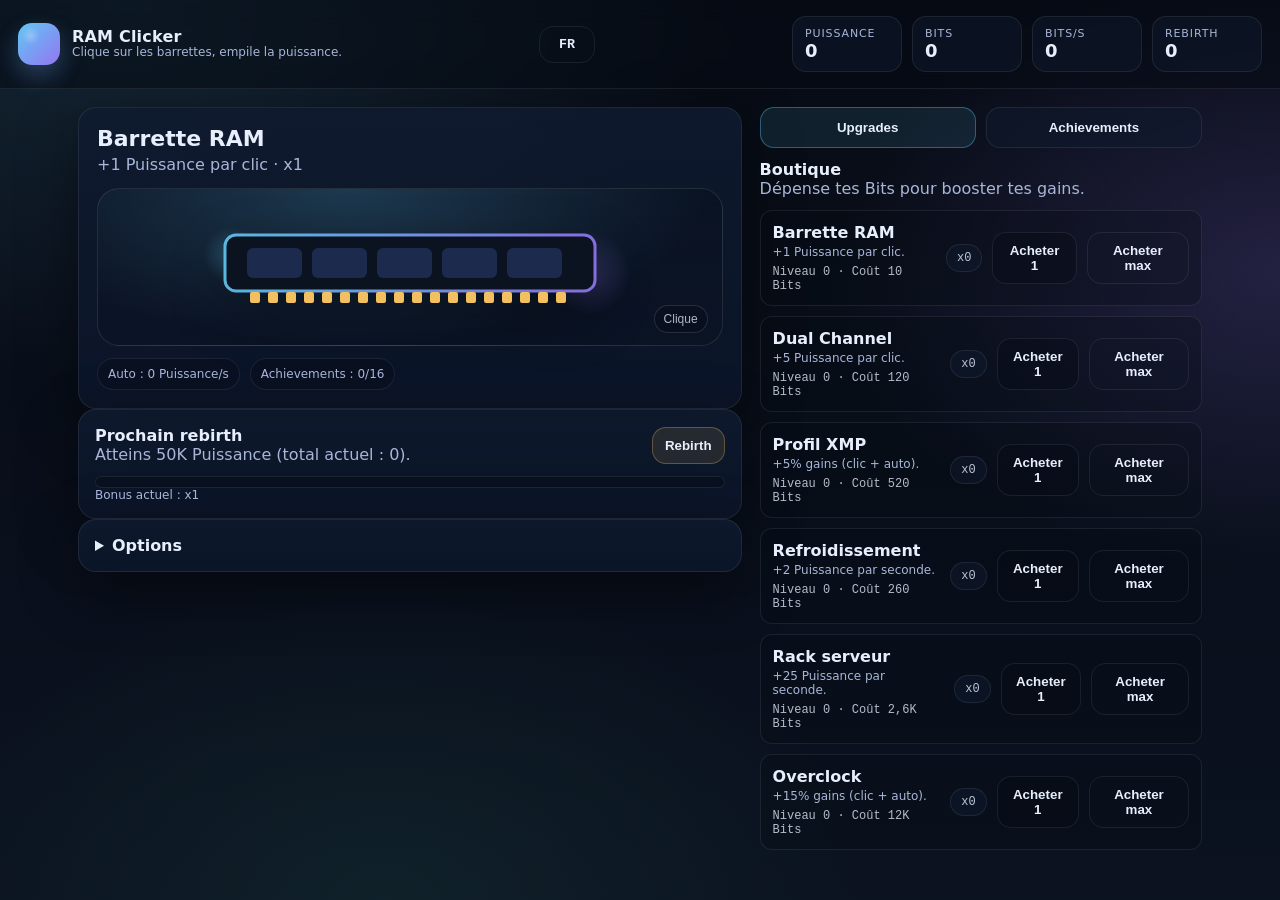
<file: web version/index.html>
<!doctype html>
<html lang="fr">
  <head>
    <meta charset="utf-8" />
    <meta name="viewport" content="width=device-width, initial-scale=1" />
    <meta name="theme-color" content="#0b1220" />
    <title>RAM Clicker</title>
    <link rel="stylesheet" href="./styles.css" />
  </head>
  <body>
    <header class="topbar">
      <div class="brand">
        <div class="logo" aria-hidden="true"></div>
        <div>
          <div class="brand__title">RAM Clicker</div>
          <div class="brand__subtitle" id="brandSubtitle">Clique sur les barrettes, empile la puissance.</div>
        </div>
      </div>
      <button id="langToggle" class="btn btn--ghost lang" type="button" title="FR/EN">FR</button>
      <div class="stats" aria-label="Statistiques">
        <div class="stat">
          <div class="stat__label" id="powerLabel">Puissance</div>
          <div class="stat__value" id="powerValue">0</div>
        </div>
        <div class="stat">
          <div class="stat__label" id="bitsLabel">Bits</div>
          <div class="stat__value" id="bitsValue">0</div>
        </div>
        <div class="stat">
          <div class="stat__label" id="bpsLabel">Bits/s</div>
          <div class="stat__value" id="bpsValue">0</div>
        </div>
        <div class="stat">
          <div class="stat__label" id="rebirthLabel">Rebirth</div>
          <div class="stat__value" id="rebirthValue">0</div>
        </div>
      </div>
    </header>

    <main class="layout">
      <section class="play">
        <div class="card hero">
          <div class="hero__title" id="ramTitle">Barrette RAM</div>
          <div class="hero__desc">
            +<span id="perClickValue">1</span> <span id="perClickLabel">Puissance par clic</span> · x<span id="globalMultValue">1.00</span>
          </div>
          <button id="ramButton" class="ram" type="button" aria-label="Cliquer sur la barrette RAM">
            <span class="ram__svg" aria-hidden="true"></span>
            <span class="ram__hint" id="clickHint">Clique</span>
          </button>
          <div class="hero__footer">
            <div class="pill"><span id="autoLabel">Auto</span>&nbsp;: <span id="perSecValue">0</span> <span id="powerPerSecLabel">Puissance/s</span></div>
            <div class="pill"><span id="achLabel">Achievements</span>&nbsp;: <span id="achCountValue">0</span>/<span id="achTotalValue">0</span></div>
          </div>
        </div>

        <div class="card">
          <div class="row">
            <div>
              <div class="h2" id="nextRebirthTitle">Prochain rebirth</div>
              <div class="muted">
                <span id="reachLabel">Atteins</span> <span id="rebirthReqValue">0</span> <span id="powerWord">Puissance</span>
                (<span id="currentTotalLabel">total actuel</span>&nbsp;: <span id="powerForRebirthValue">0</span>).
              </div>
            </div>
            <button id="rebirthButton" class="btn btn--warn" type="button">Rebirth</button>
          </div>
          <div class="progress" aria-label="Progression rebirth">
            <div class="progress__bar" id="rebirthProgressBar"></div>
          </div>
          <div class="muted small" id="rebirthBonusValue">Bonus actuel&nbsp;: x1.00</div>
        </div>

        <div class="card">
          <details class="settings">
            <summary id="optionsSummary">Options</summary>
            <div class="settings__body">
              <div class="row wrap">
                <button id="saveButton" class="btn" type="button">Sauvegarder</button>
                <button id="exportButton" class="btn" type="button">Exporter</button>
                <button id="importButton" class="btn" type="button">Importer</button>
                <button id="resetButton" class="btn btn--danger" type="button">Reset</button>
              </div>
              <div class="muted small" id="saveHelp">La sauvegarde se fait aussi automatiquement dans ton navigateur (localStorage).</div>
            </div>
          </details>
        </div>
      </section>

      <section class="side">
        <div class="tabs" role="tablist" aria-label="Onglets">
          <button class="tab is-active" id="tabShop" type="button" role="tab" aria-selected="true" aria-controls="panelShop">
            Upgrades
          </button>
          <button class="tab" id="tabAch" type="button" role="tab" aria-selected="false" aria-controls="panelAch">
            Achievements
          </button>
        </div>

        <div class="panel is-active" id="panelShop" role="tabpanel" aria-labelledby="tabShop">
          <div class="panel__head">
            <div>
              <div class="h2" id="shopTitle">Boutique</div>
              <div class="muted" id="shopSubtitle">Dépense tes Bits pour booster tes gains.</div>
            </div>
          </div>
          <div id="shopList" class="list" aria-label="Liste des upgrades"></div>
        </div>

        <div class="panel" id="panelAch" role="tabpanel" aria-labelledby="tabAch">
          <div class="panel__head">
            <div>
              <div class="h2" id="achTitle">Achievements</div>
              <div class="muted" id="achSubtitle">Chaque achievement donne +1% gains (cumulable).</div>
            </div>
          </div>
          <div id="achList" class="grid" aria-label="Liste des achievements"></div>
        </div>
      </section>
    </main>

    <dialog id="confirmDialog" class="dialog">
      <form method="dialog" class="dialog__card">
        <div class="h2" id="dialogTitle">Confirmer</div>
        <div class="muted" id="dialogBody">...</div>
        <div class="dialog__actions">
          <button class="btn btn--ghost" id="dialogCancel" value="cancel">Annuler</button>
          <button class="btn btn--warn" id="dialogConfirm" value="ok">OK</button>
        </div>
      </form>
    </dialog>

    <dialog id="textDialog" class="dialog">
      <form method="dialog" class="dialog__card">
        <div class="h2" id="textDialogTitle">Texte</div>
        <textarea id="textDialogArea" class="textarea" spellcheck="false"></textarea>
        <div class="dialog__actions">
          <button class="btn btn--ghost" id="textDialogClose" value="cancel">Fermer</button>
          <button class="btn" id="textDialogCopy" value="copy">Copier</button>
        </div>
      </form>
    </dialog>

    <div id="toast" class="toast" role="status" aria-live="polite"></div>

    <script src="./app.js" defer></script>
  </body>
</html>
</file>
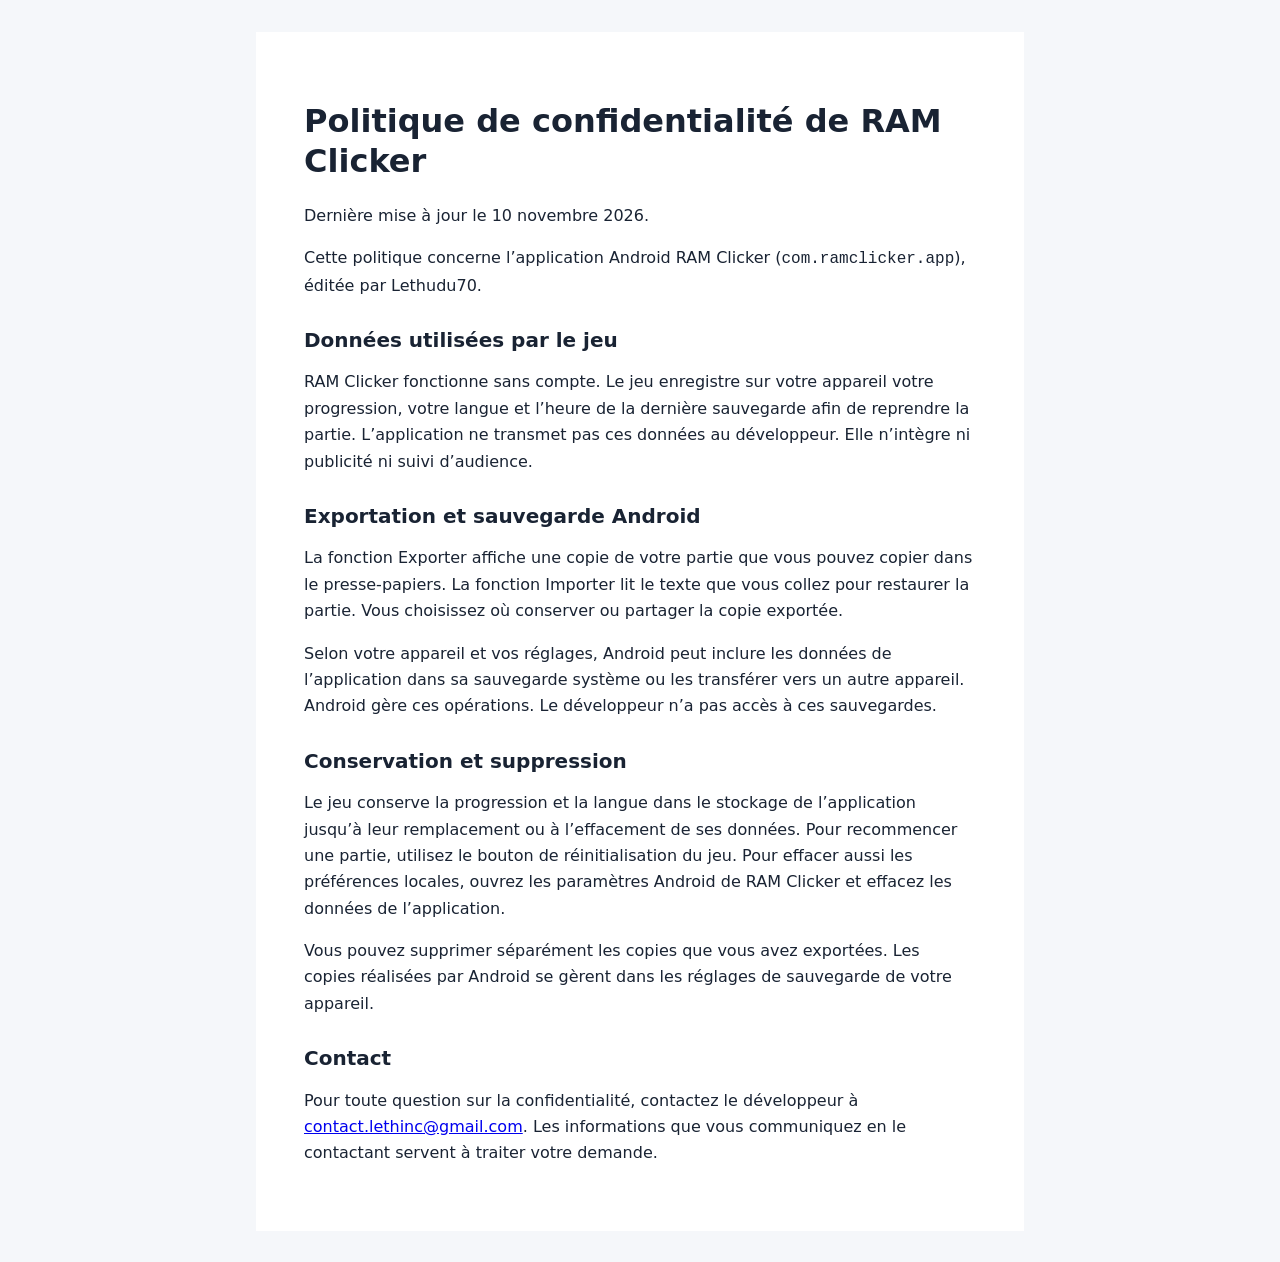
<file: politique-confidentialite.html>
<!doctype html>
<html lang="fr">
<head>
  <meta charset="utf-8">
  <meta name="viewport" content="width=device-width, initial-scale=1">
  <title>Politique de confidentialité – RAM Clicker</title>
  <style>
    body { margin: 0; background: #f5f7fa; color: #192333; font: 1rem/1.65 system-ui, sans-serif; }
    main { box-sizing: border-box; max-width: 48rem; margin: 2rem auto; padding: clamp(1rem, 5vw, 3rem); background: #fff; }
    h1, h2 { line-height: 1.25; }
    h2 { margin-top: 1.8rem; font-size: 1.25rem; }
  </style>
</head>
<body>
  <main>
    <h1>Politique de confidentialité de RAM Clicker</h1>
    <p>Dernière mise à jour le <time datetime="2026-11-10">10 novembre 2026</time>.</p>
    <p>Cette politique concerne l’application Android RAM Clicker (<code>com.ramclicker.app</code>), éditée par Lethudu70.</p>

    <h2>Données utilisées par le jeu</h2>
    <p>RAM Clicker fonctionne sans compte. Le jeu enregistre sur votre appareil votre progression, votre langue et l’heure de la dernière sauvegarde afin de reprendre la partie. L’application ne transmet pas ces données au développeur. Elle n’intègre ni publicité ni suivi d’audience.</p>

    <h2>Exportation et sauvegarde Android</h2>
    <p>La fonction Exporter affiche une copie de votre partie que vous pouvez copier dans le presse-papiers. La fonction Importer lit le texte que vous collez pour restaurer la partie. Vous choisissez où conserver ou partager la copie exportée.</p>
    <p>Selon votre appareil et vos réglages, Android peut inclure les données de l’application dans sa sauvegarde système ou les transférer vers un autre appareil. Android gère ces opérations. Le développeur n’a pas accès à ces sauvegardes.</p>

    <h2>Conservation et suppression</h2>
    <p>Le jeu conserve la progression et la langue dans le stockage de l’application jusqu’à leur remplacement ou à l’effacement de ses données. Pour recommencer une partie, utilisez le bouton de réinitialisation du jeu. Pour effacer aussi les préférences locales, ouvrez les paramètres Android de RAM Clicker et effacez les données de l’application.</p>
    <p>Vous pouvez supprimer séparément les copies que vous avez exportées. Les copies réalisées par Android se gèrent dans les réglages de sauvegarde de votre appareil.</p>

    <h2>Contact</h2>
    <p>Pour toute question sur la confidentialité, contactez le développeur à <a href="mailto:contact.lethinc@gmail.com">contact.lethinc@gmail.com</a>. Les informations que vous communiquez en le contactant servent à traiter votre demande.</p>
  </main>
</body>
</html>
</file>
<file: web version/styles.css>
:root{
  --bg0:#070b14;
  --bg1:#0b1220;
  --card:#0f1a2f;
  --card2:#0c162a;
  --text:#e7eefc;
  --muted:#a8b6d8;
  --border:rgba(255,255,255,.08);
  --glow:rgba(102,210,255,.35);
  --accent:#66d2ff;
  --accent2:#9b7cff;
  --warn:#ffca66;
  --danger:#ff5a7a;
  --ok:#44d19b;
  --shadow:0 18px 60px rgba(0,0,0,.45);
  --radius:18px;
  --radius2:12px;
  --mono:ui-monospace, SFMono-Regular, Menlo, Monaco, Consolas, "Liberation Mono","Courier New", monospace;
  color-scheme: dark;
}

*{box-sizing:border-box}
html,body{height:100%}
body{
  margin:0;
  font-family: ui-sans-serif, system-ui, -apple-system, Segoe UI, Roboto, Helvetica, Arial, "Apple Color Emoji","Segoe UI Emoji";
  color:var(--text);
  background:
    radial-gradient(1100px 700px at 10% 0%, rgba(102,210,255,.14), transparent 55%),
    radial-gradient(900px 600px at 100% 30%, rgba(155,124,255,.18), transparent 50%),
    radial-gradient(900px 600px at 30% 100%, rgba(68,209,155,.08), transparent 55%),
    linear-gradient(180deg, var(--bg0), var(--bg1));
}

.topbar{
  position:sticky;
  top:0;
  z-index:10;
  display:flex;
  gap:16px;
  align-items:center;
  justify-content:space-between;
  padding:16px 18px;
  border-bottom:1px solid var(--border);
  backdrop-filter: blur(12px);
  background: rgba(7,11,20,.55);
}
.brand{display:flex; gap:12px; align-items:center;}
.logo{
  width:42px; height:42px;
  border-radius:14px;
  background:
    radial-gradient(14px 14px at 30% 30%, rgba(255,255,255,.25), transparent 65%),
    linear-gradient(135deg, rgba(102,210,255,.95), rgba(155,124,255,.95));
  box-shadow: 0 10px 26px rgba(102,210,255,.18), 0 10px 26px rgba(155,124,255,.14);
}
.brand__title{font-weight:800; letter-spacing:.2px; line-height:1.05;}
.brand__subtitle{font-size:12px; color:var(--muted);}

.stats{display:flex; gap:10px; flex-wrap:wrap; justify-content:flex-end;}
.lang{
  padding:10px 12px;
  border-radius: 999px;
  font-family: var(--mono);
  min-width: 56px;
}
.stat{
  padding:10px 12px;
  border:1px solid var(--border);
  background: rgba(15,26,47,.55);
  border-radius:14px;
  min-width:110px;
}
.stat__label{font-size:11px; color:var(--muted); text-transform:uppercase; letter-spacing:.08em;}
.stat__value{font-size:18px; font-weight:750;}

.layout{
  max-width:1160px;
  margin:0 auto;
  padding:18px;
  display:grid;
  grid-template-columns: 1.2fr .8fr;
  gap:18px;
}

.card{
  border:1px solid var(--border);
  background: linear-gradient(180deg, rgba(15,26,47,.9), rgba(12,22,42,.88));
  border-radius: var(--radius);
  box-shadow: var(--shadow);
  padding:16px;
}
.hero{padding:18px;}
.hero__title{font-weight:850; font-size:22px;}
.hero__desc{color:var(--muted); margin-top:4px;}
.hero__footer{display:flex; gap:10px; flex-wrap:wrap; margin-top:12px;}
.pill{
  padding:8px 10px;
  border-radius:999px;
  border:1px solid var(--border);
  background: rgba(7,11,20,.35);
  color:var(--muted);
  font-size:12px;
}

.ram{
  width:100%;
  margin-top:14px;
  padding:18px 14px;
  border-radius: 22px;
  border:1px solid rgba(255,255,255,.10);
  background:
    radial-gradient(600px 260px at 40% 0%, rgba(102,210,255,.20), transparent 60%),
    linear-gradient(180deg, rgba(7,11,20,.35), rgba(7,11,20,.15));
  color:var(--text);
  cursor:pointer;
  box-shadow: 0 0 0 rgba(0,0,0,0);
  position:relative;
  user-select:none;
  transform: translateZ(0);
}
.ram:focus-visible{outline: 3px solid rgba(102,210,255,.45); outline-offset: 2px;}
.ram:hover{border-color: rgba(102,210,255,.28);}
.ram:active{transform: scale(.992);}
.ram__hint{
  position:absolute;
  right:14px;
  bottom:12px;
  font-size:12px;
  color:rgba(231,238,252,.75);
  border:1px solid rgba(255,255,255,.12);
  background: rgba(7,11,20,.35);
  padding:6px 9px;
  border-radius:999px;
}

.ram__svg{
  display:block;
  width:100%;
  height:120px;
  background:
    radial-gradient(40px 40px at 20% 40%, rgba(102,210,255,.25), transparent 70%),
    radial-gradient(60px 60px at 80% 55%, rgba(155,124,255,.22), transparent 70%);
}
.ram__svg::before{
  content:"";
  display:block;
  width:100%;
  height:120px;
  background-repeat:no-repeat;
  background-position:center;
  background-size:contain;
  background-image:url("./assets/ram.svg");
  filter: drop-shadow(0 18px 26px rgba(0,0,0,.35));
}

.row{display:flex; align-items:center; justify-content:space-between; gap:12px;}
.row.wrap{flex-wrap:wrap; justify-content:flex-start;}
.h2{font-weight:800; font-size:16px;}
.muted{color:var(--muted);}
.small{font-size:12px;}

.btn{
  appearance:none;
  border:1px solid var(--border);
  background: rgba(7,11,20,.35);
  color: var(--text);
  padding:10px 12px;
  border-radius: 14px;
  cursor:pointer;
  font-weight:650;
}
.btn:hover{border-color: rgba(102,210,255,.25);}
.btn:focus-visible{outline: 3px solid rgba(102,210,255,.45); outline-offset: 2px;}
.btn--warn{
  background: rgba(255,202,102,.10);
  border-color: rgba(255,202,102,.28);
}
.btn--danger{
  background: rgba(255,90,122,.10);
  border-color: rgba(255,90,122,.28);
}
.btn--ghost{background: transparent;}

.progress{
  margin-top:12px;
  height:12px;
  border-radius: 999px;
  border:1px solid var(--border);
  background: rgba(7,11,20,.35);
  overflow:hidden;
}
.progress__bar{
  height:100%;
  width:0%;
  background: linear-gradient(90deg, rgba(102,210,255,.85), rgba(155,124,255,.85));
  box-shadow: 0 0 22px var(--glow);
}

.tabs{display:flex; gap:10px; align-items:center;}
.tab{
  flex:1;
  padding:12px 14px;
  border-radius: 14px;
  border:1px solid var(--border);
  background: rgba(15,26,47,.55);
  color:var(--text);
  cursor:pointer;
  font-weight:750;
}
.tab.is-active{
  border-color: rgba(102,210,255,.35);
  background: rgba(102,210,255,.10);
}

.panel{display:none; margin-top:12px;}
.panel.is-active{display:block;}
.panel__head{display:flex; align-items:center; justify-content:space-between; gap:10px; margin-bottom:12px;}

.list{display:flex; flex-direction:column; gap:10px;}
.shopItem{
  border:1px solid var(--border);
  border-radius: var(--radius2);
  background: rgba(7,11,20,.28);
  padding:12px;
  display:flex;
  gap:12px;
  align-items:center;
  justify-content:space-between;
}
.shopItem__main{min-width:0;}
.shopItem__name{font-weight:800;}
.shopItem__desc{color:var(--muted); font-size:12px; margin-top:3px;}
.shopItem__meta{
  color:rgba(231,238,252,.78);
  font-family: var(--mono);
  font-size:12px;
  margin-top:6px;
}
.shopItem__actions{display:flex; gap:10px; align-items:center;}
.badge{
  padding:6px 10px;
  border-radius: 999px;
  border:1px solid var(--border);
  background: rgba(15,26,47,.55);
  color: rgba(231,238,252,.82);
  font-family: var(--mono);
  font-size:12px;
}

.grid{
  display:grid;
  grid-template-columns: 1fr 1fr;
  gap:10px;
}
.ach{
  border:1px solid var(--border);
  border-radius: var(--radius2);
  background: rgba(7,11,20,.28);
  padding:12px;
}
.ach__title{font-weight:850;}
.ach__desc{color:var(--muted); font-size:12px; margin-top:4px;}
.ach.is-locked{opacity:.60; filter:saturate(.7);}
.ach__tag{
  margin-top:10px;
  display:inline-block;
  padding:6px 10px;
  border-radius:999px;
  font-family: var(--mono);
  font-size:12px;
  border:1px solid var(--border);
  background: rgba(15,26,47,.55);
}
.ach.is-unlocked .ach__tag{border-color: rgba(68,209,155,.35); background: rgba(68,209,155,.10);}

.dialog{border:none; padding:0; background: transparent;}
.dialog::backdrop{background: rgba(0,0,0,.58); backdrop-filter: blur(6px);}
.dialog__card{
  width:min(560px, calc(100vw - 32px));
  border:1px solid var(--border);
  border-radius: var(--radius);
  background: linear-gradient(180deg, rgba(15,26,47,.98), rgba(12,22,42,.98));
  box-shadow: var(--shadow);
  padding:16px;
}
.dialog__actions{display:flex; justify-content:flex-end; gap:10px; margin-top:14px;}

.textarea{
  width:100%;
  min-height: 180px;
  margin-top:10px;
  padding:12px;
  border-radius: 14px;
  border:1px solid var(--border);
  background: rgba(7,11,20,.35);
  color: var(--text);
  font-family: var(--mono);
  font-size:12px;
  resize: vertical;
}

.settings summary{
  cursor:pointer;
  font-weight:750;
}
.settings__body{margin-top:12px;}

.toast{
  position:fixed;
  left:50%;
  bottom:16px;
  transform: translateX(-50%);
  padding:10px 12px;
  border-radius: 999px;
  border:1px solid var(--border);
  background: rgba(7,11,20,.72);
  color: rgba(231,238,252,.90);
  opacity:0;
  pointer-events:none;
  transition: opacity .25s ease, transform .25s ease;
}
.toast.is-on{opacity:1; transform: translateX(-50%) translateY(-2px);}

.float{
  position:absolute;
  left:50%;
  top:50%;
  transform: translate(-50%,-50%);
  font-weight:850;
  text-shadow: 0 8px 26px rgba(0,0,0,.55);
  pointer-events:none;
  opacity:0;
  animation: floatUp .75s ease forwards;
}
@keyframes floatUp{
  0%{opacity:0; transform: translate(-50%,-50%) scale(.98);}
  15%{opacity:1}
  100%{opacity:0; transform: translate(-50%,-120%) scale(1.03);}
}

@media (max-width: 980px){
  .layout{grid-template-columns: 1fr;}
  .grid{grid-template-columns: 1fr;}
  .stat{min-width: 104px;}
}
</file>
